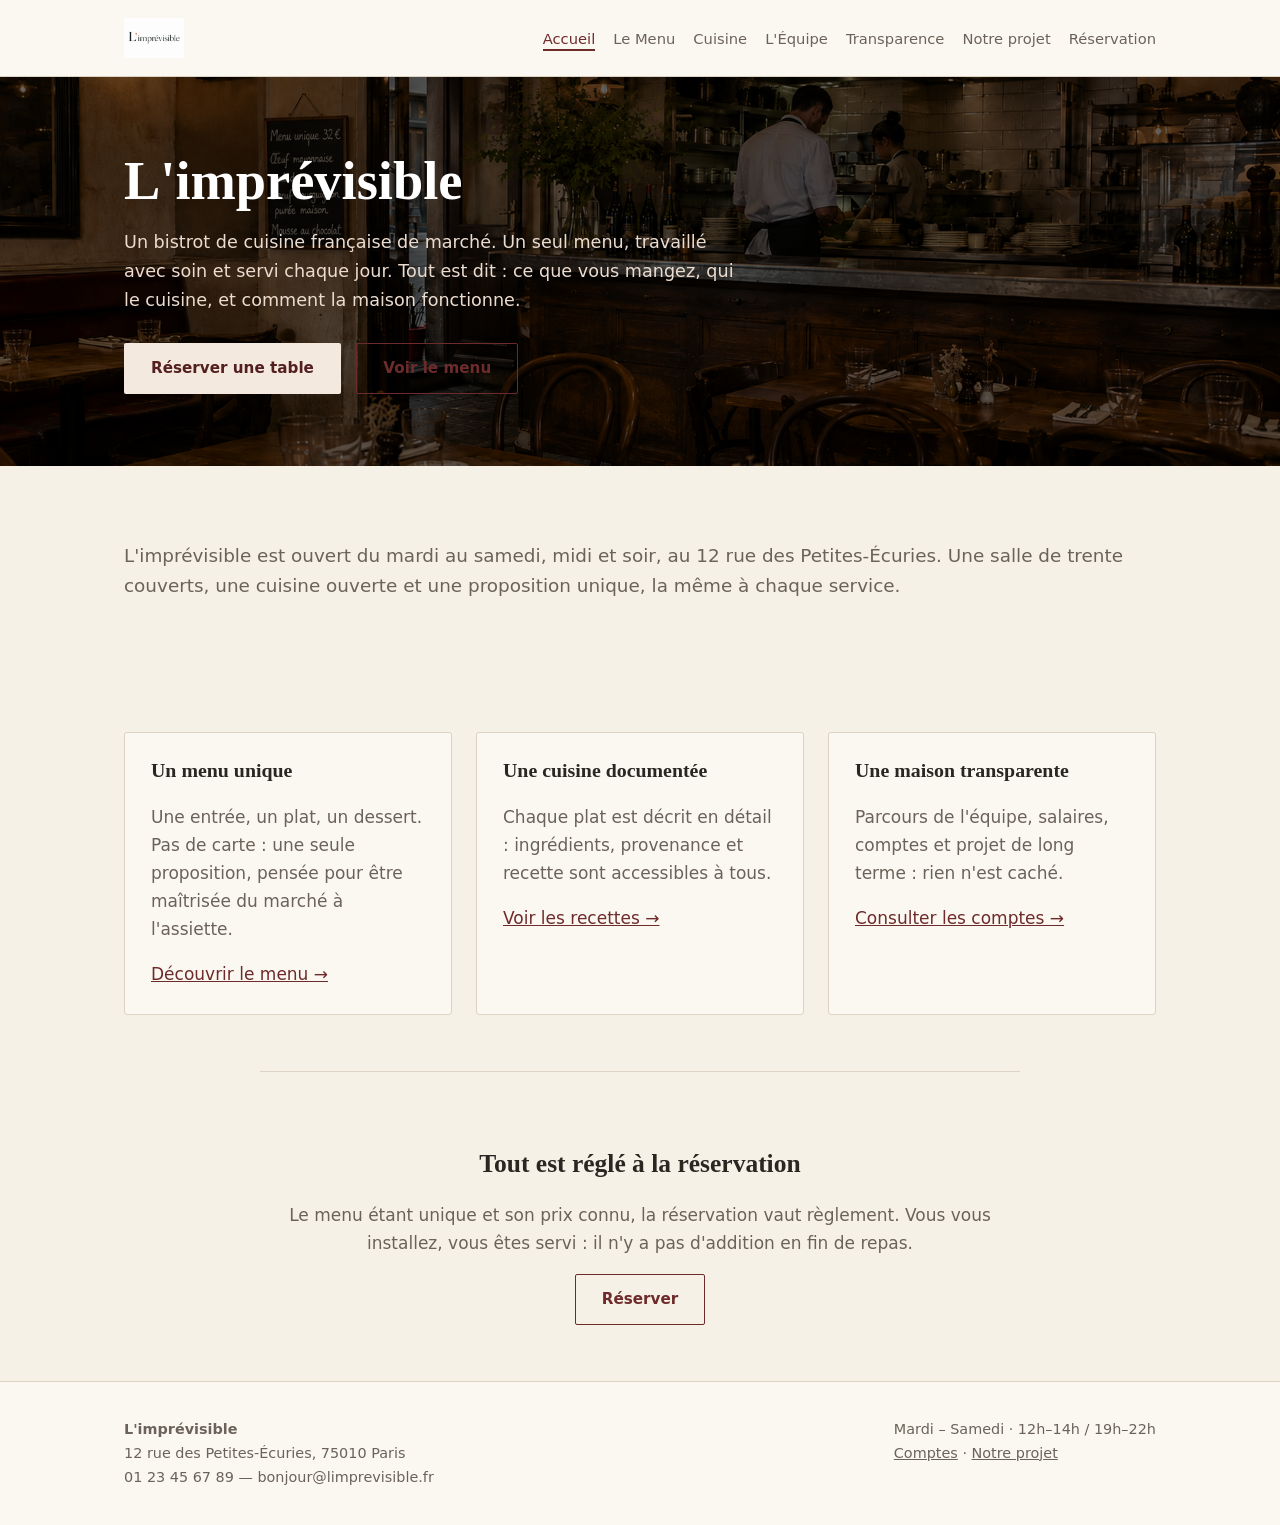
<file: index.html>
<!DOCTYPE html>
<html lang="fr">
<head>
  <meta charset="UTF-8" />
  <meta name="viewport" content="width=device-width, initial-scale=1.0" />
  <title>L'imprévisible — Restaurant de cuisine française</title>
  <meta name="description" content="L'imprévisible, restaurant de cuisine française de marché. Un menu unique, une cuisine documentée et une gestion transparente." />
  <link rel="icon" type="image/png" href="assets/favicon.png" />
  <link rel="stylesheet" href="styles.css" />
</head>
<body>
  <header class="site-header">
    <div class="site-header__inner">
      <a class="brand" href="index.html">
        <img src="assets/logo.png" alt="L'imprévisible" class="brand__logo" />
      </a>
      <nav>
        <ul class="nav">
          <li><a href="index.html" aria-current="page">Accueil</a></li>
          <li><a href="menu.html">Le Menu</a></li>
          <li><a href="cuisine.html">Cuisine</a></li>
          <li><a href="equipe.html">L'Équipe</a></li>
          <li><a href="transparence.html">Transparence</a></li>
          <li><a href="projet.html">Notre projet</a></li>
          <li><a href="reservation.html">Réservation</a></li>
        </ul>
      </nav>
    </div>
  </header>

  <section class="hero">
    <div class="hero__inner">
      <h1>L'imprévisible</h1>
      <p>
        Un bistrot de cuisine française de marché. Un seul menu, travaillé avec soin
        et servi chaque jour. Tout est dit : ce que vous mangez, qui le cuisine,
        et comment la maison fonctionne.
      </p>
      <a class="btn" href="reservation.html">Réserver une table</a>
      <a class="btn btn--ghost" href="menu.html" style="margin-left:10px;">Voir le menu</a>
    </div>
  </section>

  <main>
    <section class="wrap">
      <p class="lead">
        L'imprévisible est ouvert du mardi au samedi, midi et soir, au 12 rue des
        Petites-Écuries. Une salle de trente couverts, une cuisine ouverte et une
        proposition unique, la même à chaque service.
      </p>
    </section>

    <section class="wrap section">
      <div class="grid grid--3">
        <article class="card">
          <h3>Un menu unique</h3>
          <p class="muted">
            Une entrée, un plat, un dessert. Pas de carte : une seule proposition,
            pensée pour être maîtrisée du marché à l'assiette.
          </p>
          <a href="menu.html">Découvrir le menu →</a>
        </article>
        <article class="card">
          <h3>Une cuisine documentée</h3>
          <p class="muted">
            Chaque plat est décrit en détail : ingrédients, provenance et recette
            sont accessibles à tous.
          </p>
          <a href="cuisine.html">Voir les recettes →</a>
        </article>
        <article class="card">
          <h3>Une maison transparente</h3>
          <p class="muted">
            Parcours de l'équipe, salaires, comptes et projet de long terme :
            rien n'est caché.
          </p>
          <a href="transparence.html">Consulter les comptes →</a>
        </article>
      </div>
    </section>

    <section class="wrap wrap--narrow section center">
      <h2>Tout est réglé à la réservation</h2>
      <p class="muted">
        Le menu étant unique et son prix connu, la réservation vaut règlement.
        Vous vous installez, vous êtes servi : il n'y a pas d'addition en fin de repas.
      </p>
      <a class="btn btn--ghost" href="reservation.html">Réserver</a>
    </section>
  </main>

  <footer class="site-footer">
    <div class="site-footer__inner">
      <div>
        <strong>L'imprévisible</strong><br />
        12 rue des Petites-Écuries, 75010 Paris<br />
        01 23 45 67 89 — bonjour@limprevisible.fr
      </div>
      <div>
        Mardi – Samedi · 12h–14h / 19h–22h<br />
        <a href="transparence.html">Comptes</a> · <a href="projet.html">Notre projet</a>
      </div>
    </div>
  </footer>
</body>
</html>
</file>
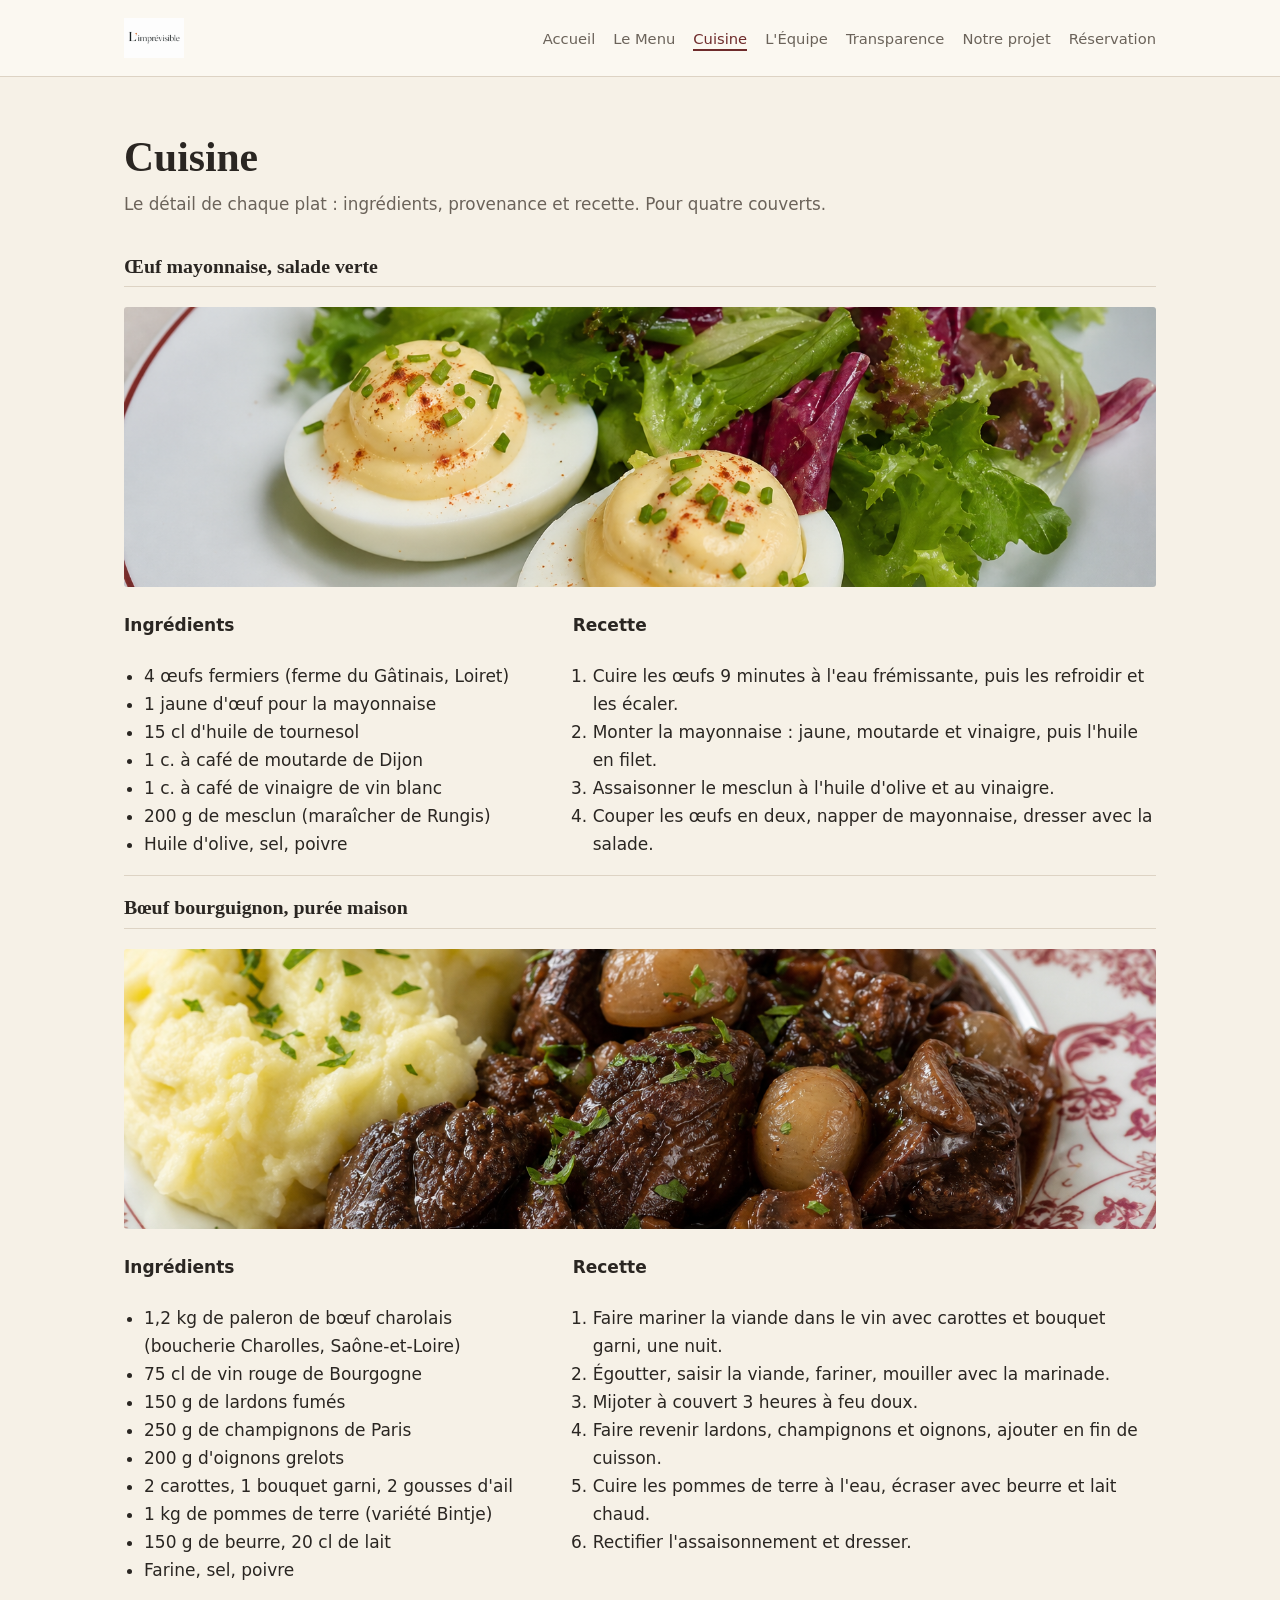
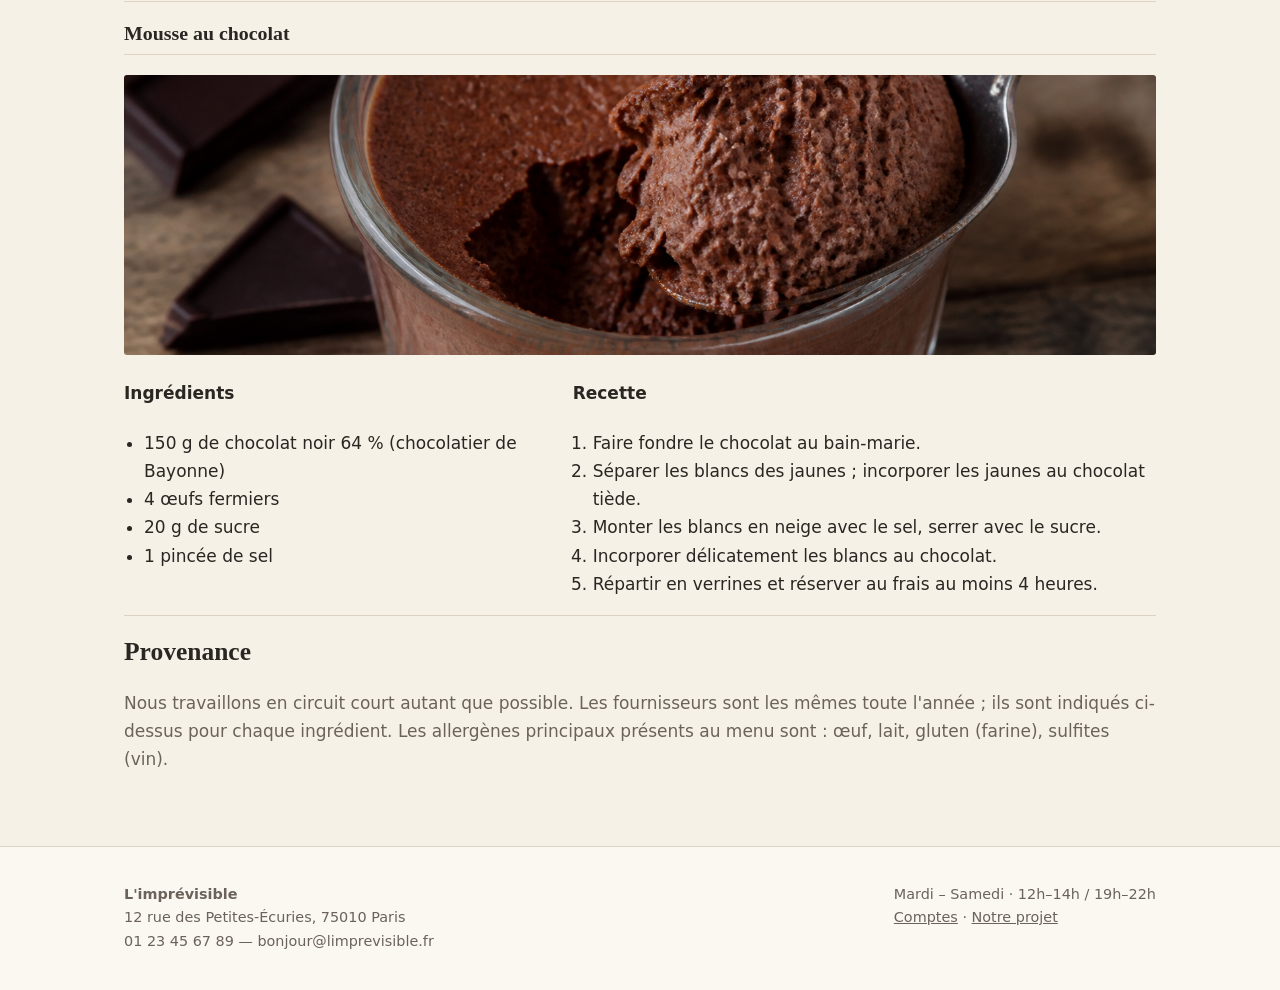
<file: cuisine.html>
<!DOCTYPE html>
<html lang="fr">
<head>
  <meta charset="UTF-8" />
  <meta name="viewport" content="width=device-width, initial-scale=1.0" />
  <title>Cuisine — L'imprévisible</title>
  <meta name="description" content="Ingrédients, provenance et recettes détaillées des plats de L'imprévisible." />
  <link rel="icon" type="image/png" href="assets/favicon.png" />
  <link rel="stylesheet" href="styles.css" />
</head>
<body>
  <header class="site-header">
    <div class="site-header__inner">
      <a class="brand" href="index.html">
        <img src="assets/logo.png" alt="L'imprévisible" class="brand__logo" />
      </a>
      <nav>
        <ul class="nav">
          <li><a href="index.html">Accueil</a></li>
          <li><a href="menu.html">Le Menu</a></li>
          <li><a href="cuisine.html" aria-current="page">Cuisine</a></li>
          <li><a href="equipe.html">L'Équipe</a></li>
          <li><a href="transparence.html">Transparence</a></li>
          <li><a href="projet.html">Notre projet</a></li>
          <li><a href="reservation.html">Réservation</a></li>
        </ul>
      </nav>
    </div>
  </header>

  <main class="wrap">
    <h1 class="page-title">Cuisine</h1>
    <p class="page-subtitle">
      Le détail de chaque plat : ingrédients, provenance et recette. Pour quatre couverts.
    </p>

    <article class="recipe section" style="padding-top:0;">
      <h3>Œuf mayonnaise, salade verte</h3>
      <img src="assets/dish-starter.png" alt="Œuf mayonnaise" class="recipe-img" />
      <div class="recipe__cols">
        <div>
          <h4 class="mt-0">Ingrédients</h4>
          <ul>
            <li>4 œufs fermiers (ferme du Gâtinais, Loiret)</li>
            <li>1 jaune d'œuf pour la mayonnaise</li>
            <li>15 cl d'huile de tournesol</li>
            <li>1 c. à café de moutarde de Dijon</li>
            <li>1 c. à café de vinaigre de vin blanc</li>
            <li>200 g de mesclun (maraîcher de Rungis)</li>
            <li>Huile d'olive, sel, poivre</li>
          </ul>
        </div>
        <div>
          <h4 class="mt-0">Recette</h4>
          <ol>
            <li>Cuire les œufs 9 minutes à l'eau frémissante, puis les refroidir et les écaler.</li>
            <li>Monter la mayonnaise : jaune, moutarde et vinaigre, puis l'huile en filet.</li>
            <li>Assaisonner le mesclun à l'huile d'olive et au vinaigre.</li>
            <li>Couper les œufs en deux, napper de mayonnaise, dresser avec la salade.</li>
          </ol>
        </div>
      </div>
    </article>

    <article class="recipe section">
      <h3>Bœuf bourguignon, purée maison</h3>
      <img src="assets/dish-main.png" alt="Bœuf bourguignon" class="recipe-img" />
      <div class="recipe__cols">
        <div>
          <h4 class="mt-0">Ingrédients</h4>
          <ul>
            <li>1,2 kg de paleron de bœuf charolais (boucherie Charolles, Saône-et-Loire)</li>
            <li>75 cl de vin rouge de Bourgogne</li>
            <li>150 g de lardons fumés</li>
            <li>250 g de champignons de Paris</li>
            <li>200 g d'oignons grelots</li>
            <li>2 carottes, 1 bouquet garni, 2 gousses d'ail</li>
            <li>1 kg de pommes de terre (variété Bintje)</li>
            <li>150 g de beurre, 20 cl de lait</li>
            <li>Farine, sel, poivre</li>
          </ul>
        </div>
        <div>
          <h4 class="mt-0">Recette</h4>
          <ol>
            <li>Faire mariner la viande dans le vin avec carottes et bouquet garni, une nuit.</li>
            <li>Égoutter, saisir la viande, fariner, mouiller avec la marinade.</li>
            <li>Mijoter à couvert 3 heures à feu doux.</li>
            <li>Faire revenir lardons, champignons et oignons, ajouter en fin de cuisson.</li>
            <li>Cuire les pommes de terre à l'eau, écraser avec beurre et lait chaud.</li>
            <li>Rectifier l'assaisonnement et dresser.</li>
          </ol>
        </div>
      </div>
    </article>

    <article class="recipe section">
      <h3>Mousse au chocolat</h3>
      <img src="assets/dish-dessert.png" alt="Mousse au chocolat" class="recipe-img" />
      <div class="recipe__cols">
        <div>
          <h4 class="mt-0">Ingrédients</h4>
          <ul>
            <li>150 g de chocolat noir 64 % (chocolatier de Bayonne)</li>
            <li>4 œufs fermiers</li>
            <li>20 g de sucre</li>
            <li>1 pincée de sel</li>
          </ul>
        </div>
        <div>
          <h4 class="mt-0">Recette</h4>
          <ol>
            <li>Faire fondre le chocolat au bain-marie.</li>
            <li>Séparer les blancs des jaunes ; incorporer les jaunes au chocolat tiède.</li>
            <li>Monter les blancs en neige avec le sel, serrer avec le sucre.</li>
            <li>Incorporer délicatement les blancs au chocolat.</li>
            <li>Répartir en verrines et réserver au frais au moins 4 heures.</li>
          </ol>
        </div>
      </div>
    </article>

    <section class="section">
      <h2>Provenance</h2>
      <p class="muted">
        Nous travaillons en circuit court autant que possible. Les fournisseurs sont
        les mêmes toute l'année ; ils sont indiqués ci-dessus pour chaque ingrédient.
        Les allergènes principaux présents au menu sont : œuf, lait, gluten (farine),
        sulfites (vin).
      </p>
    </section>
  </main>

  <footer class="site-footer">
    <div class="site-footer__inner">
      <div>
        <strong>L'imprévisible</strong><br />
        12 rue des Petites-Écuries, 75010 Paris<br />
        01 23 45 67 89 — bonjour@limprevisible.fr
      </div>
      <div>
        Mardi – Samedi · 12h–14h / 19h–22h<br />
        <a href="transparence.html">Comptes</a> · <a href="projet.html">Notre projet</a>
      </div>
    </div>
  </footer>
</body>
</html>
</file>
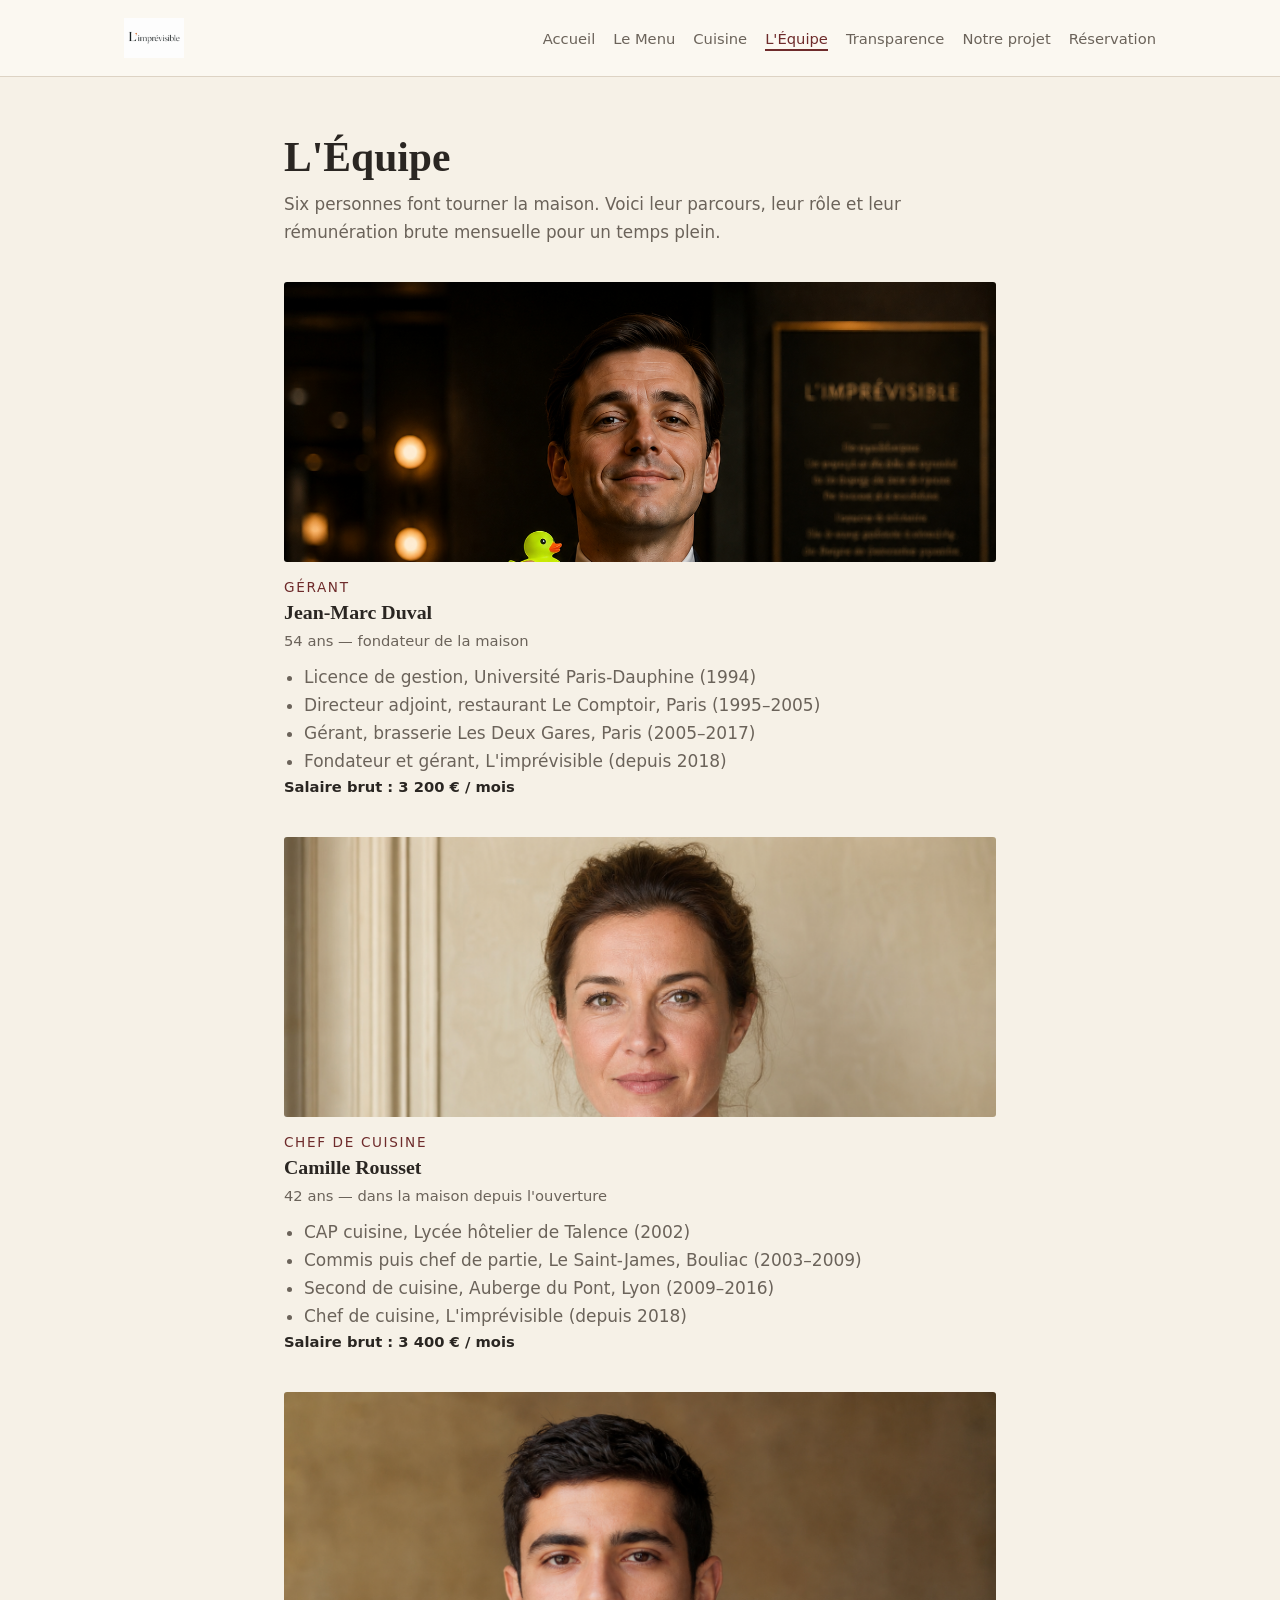
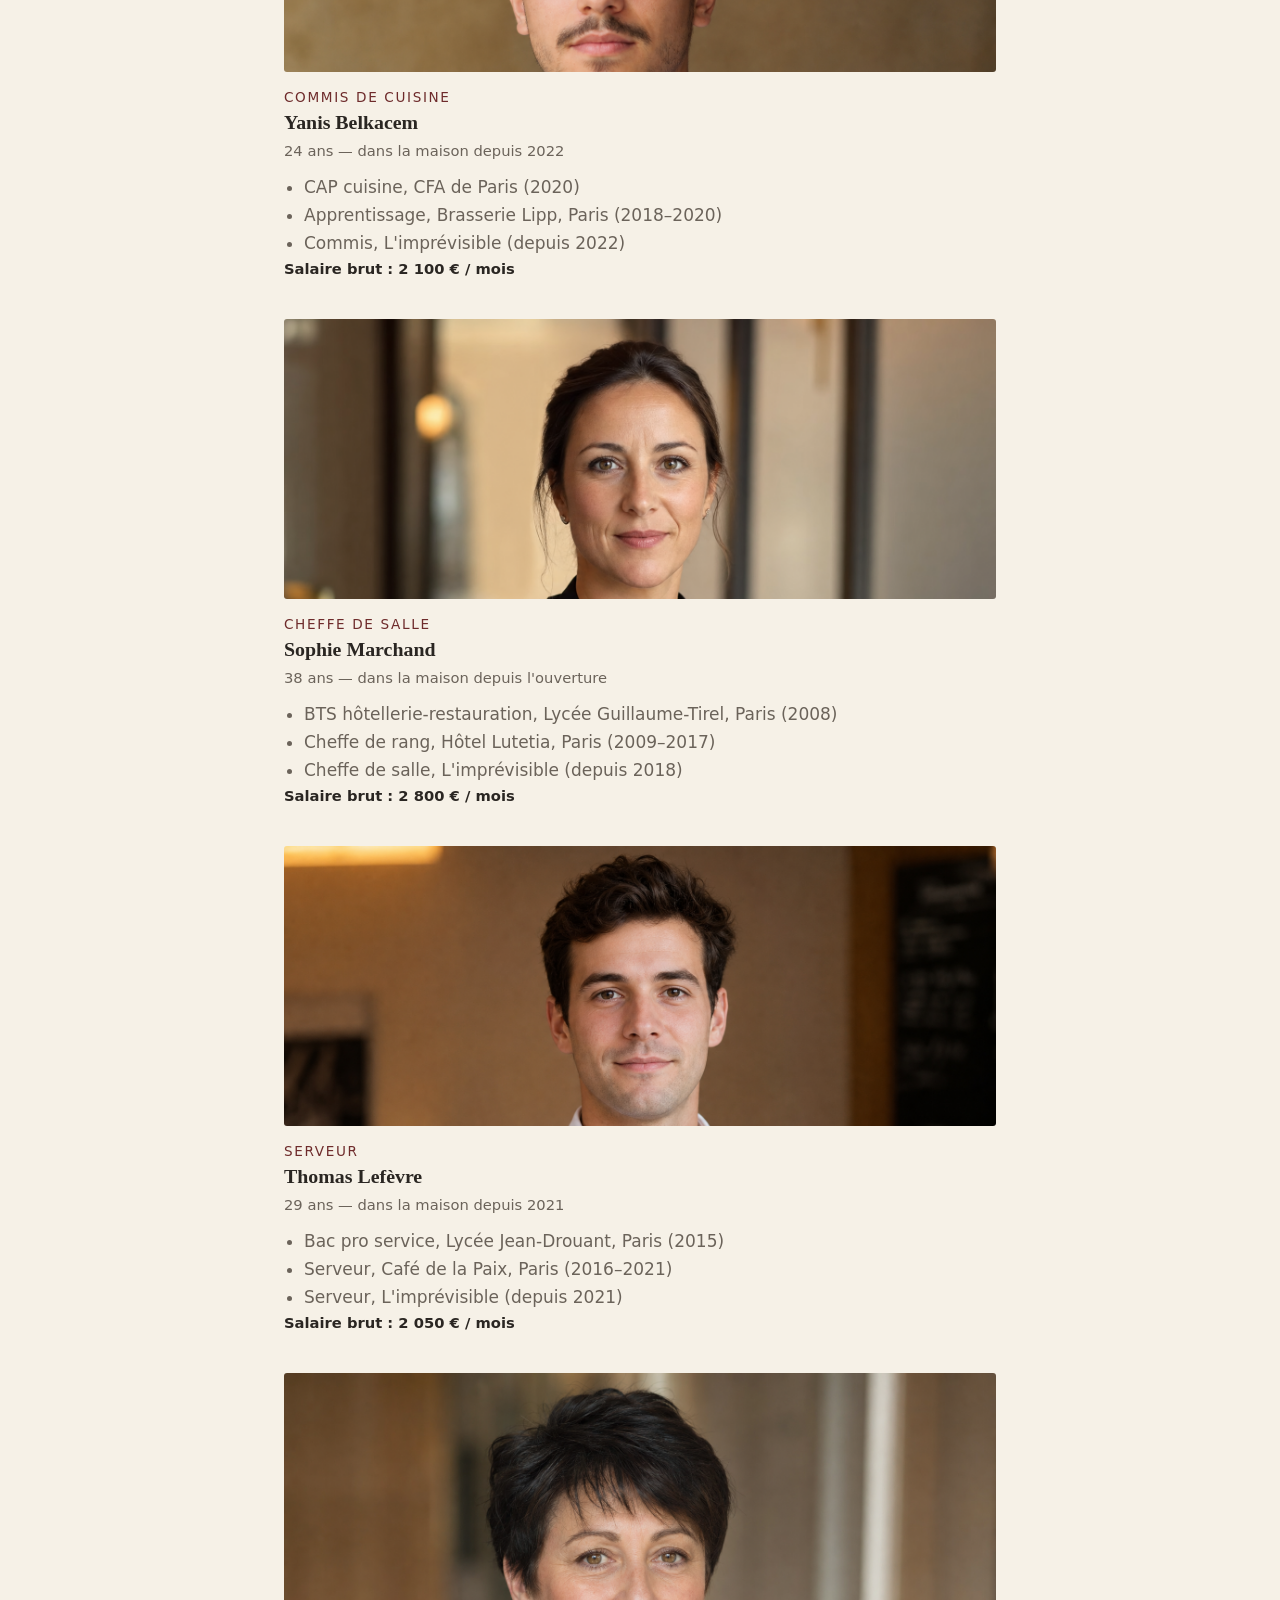
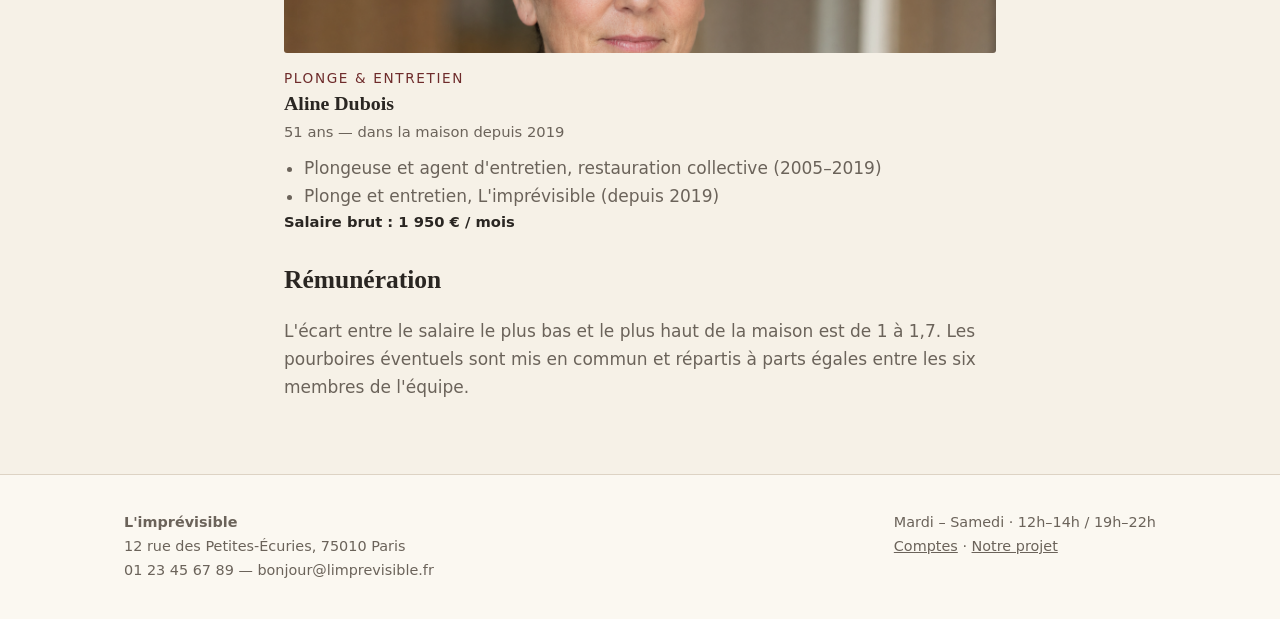
<file: equipe.html>
<!DOCTYPE html>
<html lang="fr">
<head>
  <meta charset="UTF-8" />
  <meta name="viewport" content="width=device-width, initial-scale=1.0" />
  <title>L'Équipe — L'imprévisible</title>
  <meta name="description" content="Le parcours, le rôle et la rémunération de chaque membre de l'équipe de L'imprévisible." />
  <link rel="icon" type="image/png" href="assets/favicon.png" />
  <link rel="stylesheet" href="styles.css" />
</head>
<body>
  <header class="site-header">
    <div class="site-header__inner">
      <a class="brand" href="index.html">
        <img src="assets/logo.png" alt="L'imprévisible" class="brand__logo" />
      </a>
      <nav>
        <ul class="nav">
          <li><a href="index.html">Accueil</a></li>
          <li><a href="menu.html">Le Menu</a></li>
          <li><a href="cuisine.html">Cuisine</a></li>
          <li><a href="equipe.html" aria-current="page">L'Équipe</a></li>
          <li><a href="transparence.html">Transparence</a></li>
          <li><a href="projet.html">Notre projet</a></li>
          <li><a href="reservation.html">Réservation</a></li>
        </ul>
      </nav>
    </div>
  </header>

  <main class="wrap wrap--narrow">
    <h1 class="page-title">L'Équipe</h1>
    <p class="page-subtitle">
      Six personnes font tourner la maison. Voici leur parcours, leur rôle et leur
      rémunération brute mensuelle pour un temps plein.
    </p>

    <div class="staff">
      <article>
        <img src="assets/staff-patron.png" alt="Jean-Marc Duval" class="staff__portrait" />
        <p class="staff__role">Gérant</p>
        <h3>Jean-Marc Duval</h3>
        <p class="staff__meta">54 ans — fondateur de la maison</p>
        <ul>
          <li>Licence de gestion, Université Paris-Dauphine (1994)</li>
          <li>Directeur adjoint, restaurant Le Comptoir, Paris (1995–2005)</li>
          <li>Gérant, brasserie Les Deux Gares, Paris (2005–2017)</li>
          <li>Fondateur et gérant, L'imprévisible (depuis 2018)</li>
        </ul>
        <p class="staff__meta"><span class="salary">Salaire brut : 3 200 € / mois</span></p>
      </article>

      <article>
        <img src="assets/staff-camille.png" alt="Camille Rousset" class="staff__portrait" />
        <p class="staff__role">Chef de cuisine</p>
        <h3>Camille Rousset</h3>
        <p class="staff__meta">42 ans — dans la maison depuis l'ouverture</p>
        <ul>
          <li>CAP cuisine, Lycée hôtelier de Talence (2002)</li>
          <li>Commis puis chef de partie, Le Saint-James, Bouliac (2003–2009)</li>
          <li>Second de cuisine, Auberge du Pont, Lyon (2009–2016)</li>
          <li>Chef de cuisine, L'imprévisible (depuis 2018)</li>
        </ul>
        <p class="staff__meta"><span class="salary">Salaire brut : 3 400 € / mois</span></p>
      </article>

      <article>
        <img src="assets/staff-yanis.png" alt="Yanis Belkacem" class="staff__portrait" />
        <p class="staff__role">Commis de cuisine</p>
        <h3>Yanis Belkacem</h3>
        <p class="staff__meta">24 ans — dans la maison depuis 2022</p>
        <ul>
          <li>CAP cuisine, CFA de Paris (2020)</li>
          <li>Apprentissage, Brasserie Lipp, Paris (2018–2020)</li>
          <li>Commis, L'imprévisible (depuis 2022)</li>
        </ul>
        <p class="staff__meta"><span class="salary">Salaire brut : 2 100 € / mois</span></p>
      </article>

      <article>
        <img src="assets/staff-sophie.png" alt="Sophie Marchand" class="staff__portrait" />
        <p class="staff__role">Cheffe de salle</p>
        <h3>Sophie Marchand</h3>
        <p class="staff__meta">38 ans — dans la maison depuis l'ouverture</p>
        <ul>
          <li>BTS hôtellerie-restauration, Lycée Guillaume-Tirel, Paris (2008)</li>
          <li>Cheffe de rang, Hôtel Lutetia, Paris (2009–2017)</li>
          <li>Cheffe de salle, L'imprévisible (depuis 2018)</li>
        </ul>
        <p class="staff__meta"><span class="salary">Salaire brut : 2 800 € / mois</span></p>
      </article>

      <article>
        <img src="assets/staff-thomas.png" alt="Thomas Lefèvre" class="staff__portrait" />
        <p class="staff__role">Serveur</p>
        <h3>Thomas Lefèvre</h3>
        <p class="staff__meta">29 ans — dans la maison depuis 2021</p>
        <ul>
          <li>Bac pro service, Lycée Jean-Drouant, Paris (2015)</li>
          <li>Serveur, Café de la Paix, Paris (2016–2021)</li>
          <li>Serveur, L'imprévisible (depuis 2021)</li>
        </ul>
        <p class="staff__meta"><span class="salary">Salaire brut : 2 050 € / mois</span></p>
      </article>

      <article>
        <img src="assets/staff-aline.png" alt="Aline Dubois" class="staff__portrait" />
        <p class="staff__role">Plonge & entretien</p>
        <h3>Aline Dubois</h3>
        <p class="staff__meta">51 ans — dans la maison depuis 2019</p>
        <ul>
          <li>Plongeuse et agent d'entretien, restauration collective (2005–2019)</li>
          <li>Plonge et entretien, L'imprévisible (depuis 2019)</li>
        </ul>
        <p class="staff__meta"><span class="salary">Salaire brut : 1 950 € / mois</span></p>
      </article>
    </div>

    <section class="section">
      <h2>Rémunération</h2>
      <p class="muted">
        L'écart entre le salaire le plus bas et le plus haut de la maison est de 1 à 1,7.
        Les pourboires éventuels sont mis en commun et répartis à parts égales entre
        les six membres de l'équipe.
      </p>
    </section>
  </main>

  <footer class="site-footer">
    <div class="site-footer__inner">
      <div>
        <strong>L'imprévisible</strong><br />
        12 rue des Petites-Écuries, 75010 Paris<br />
        01 23 45 67 89 — bonjour@limprevisible.fr
      </div>
      <div>
        Mardi – Samedi · 12h–14h / 19h–22h<br />
        <a href="transparence.html">Comptes</a> · <a href="projet.html">Notre projet</a>
      </div>
    </div>
  </footer>
</body>
</html>
</file>
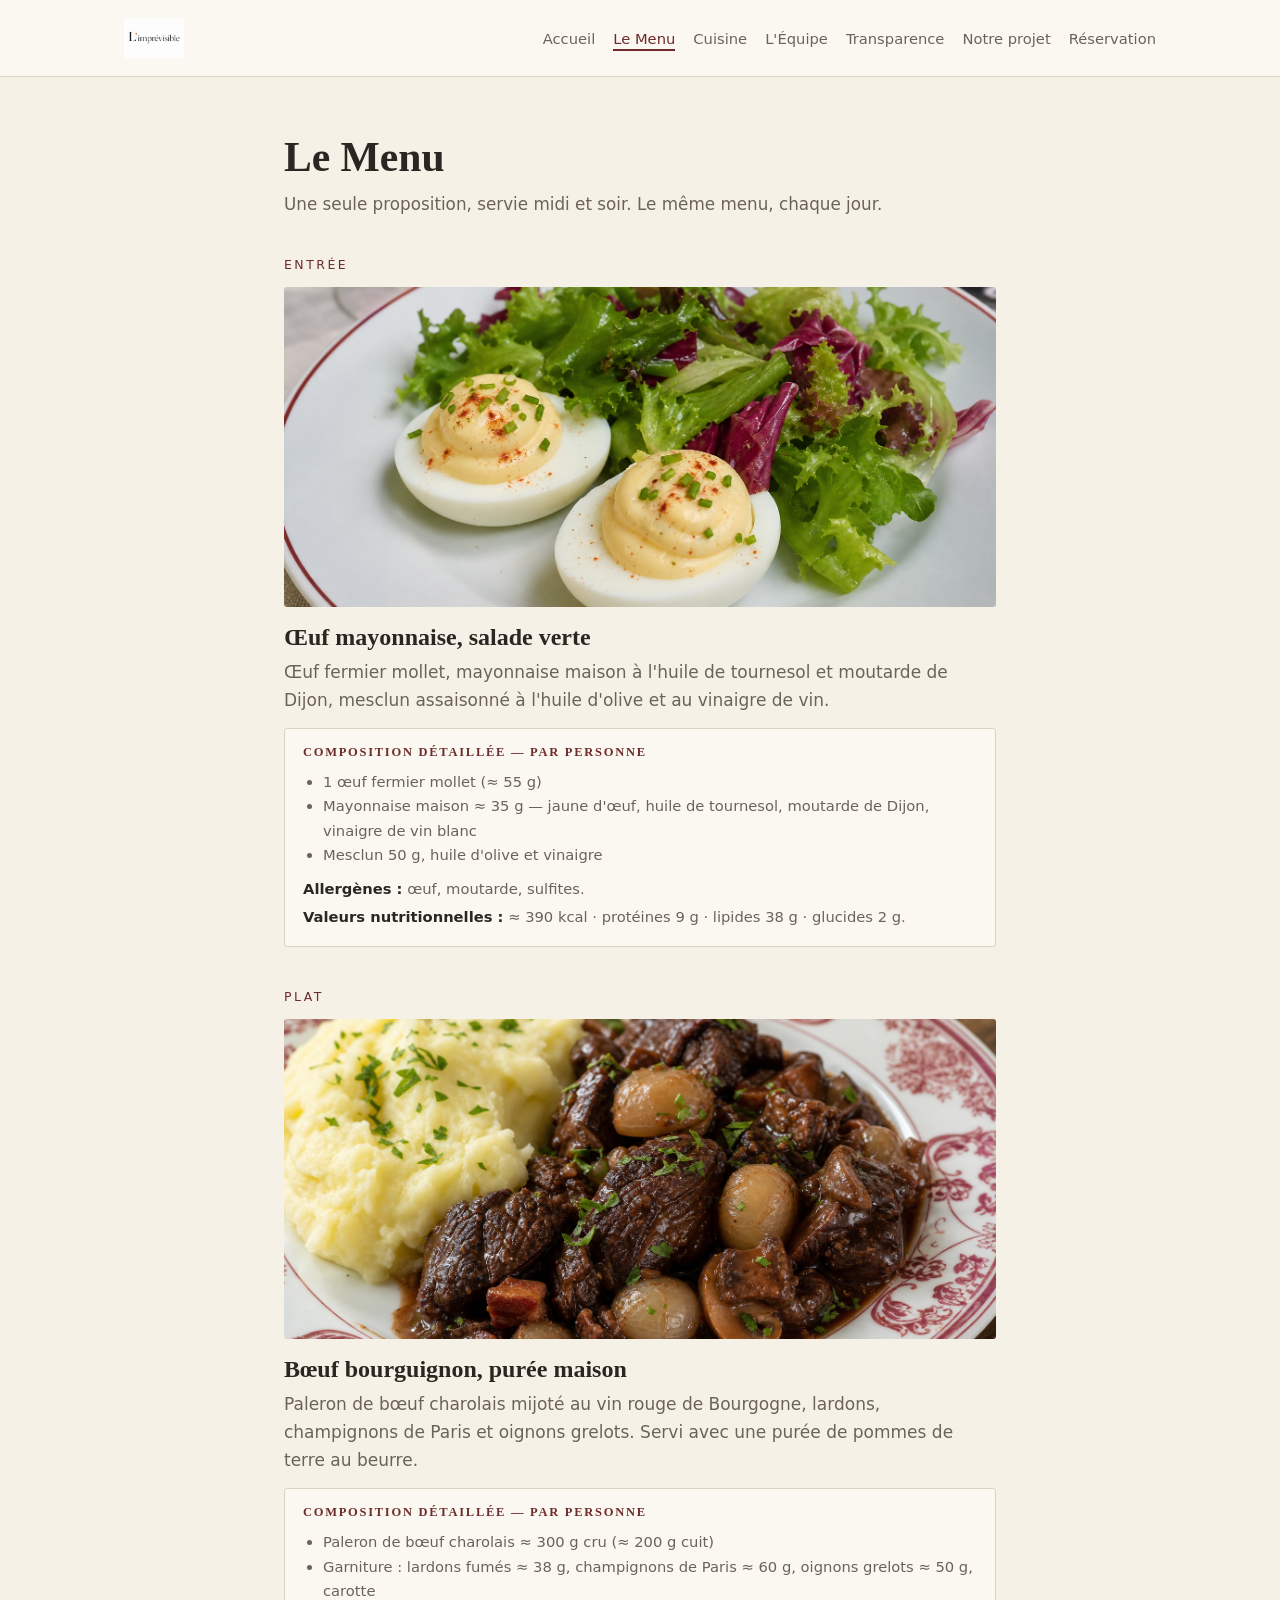
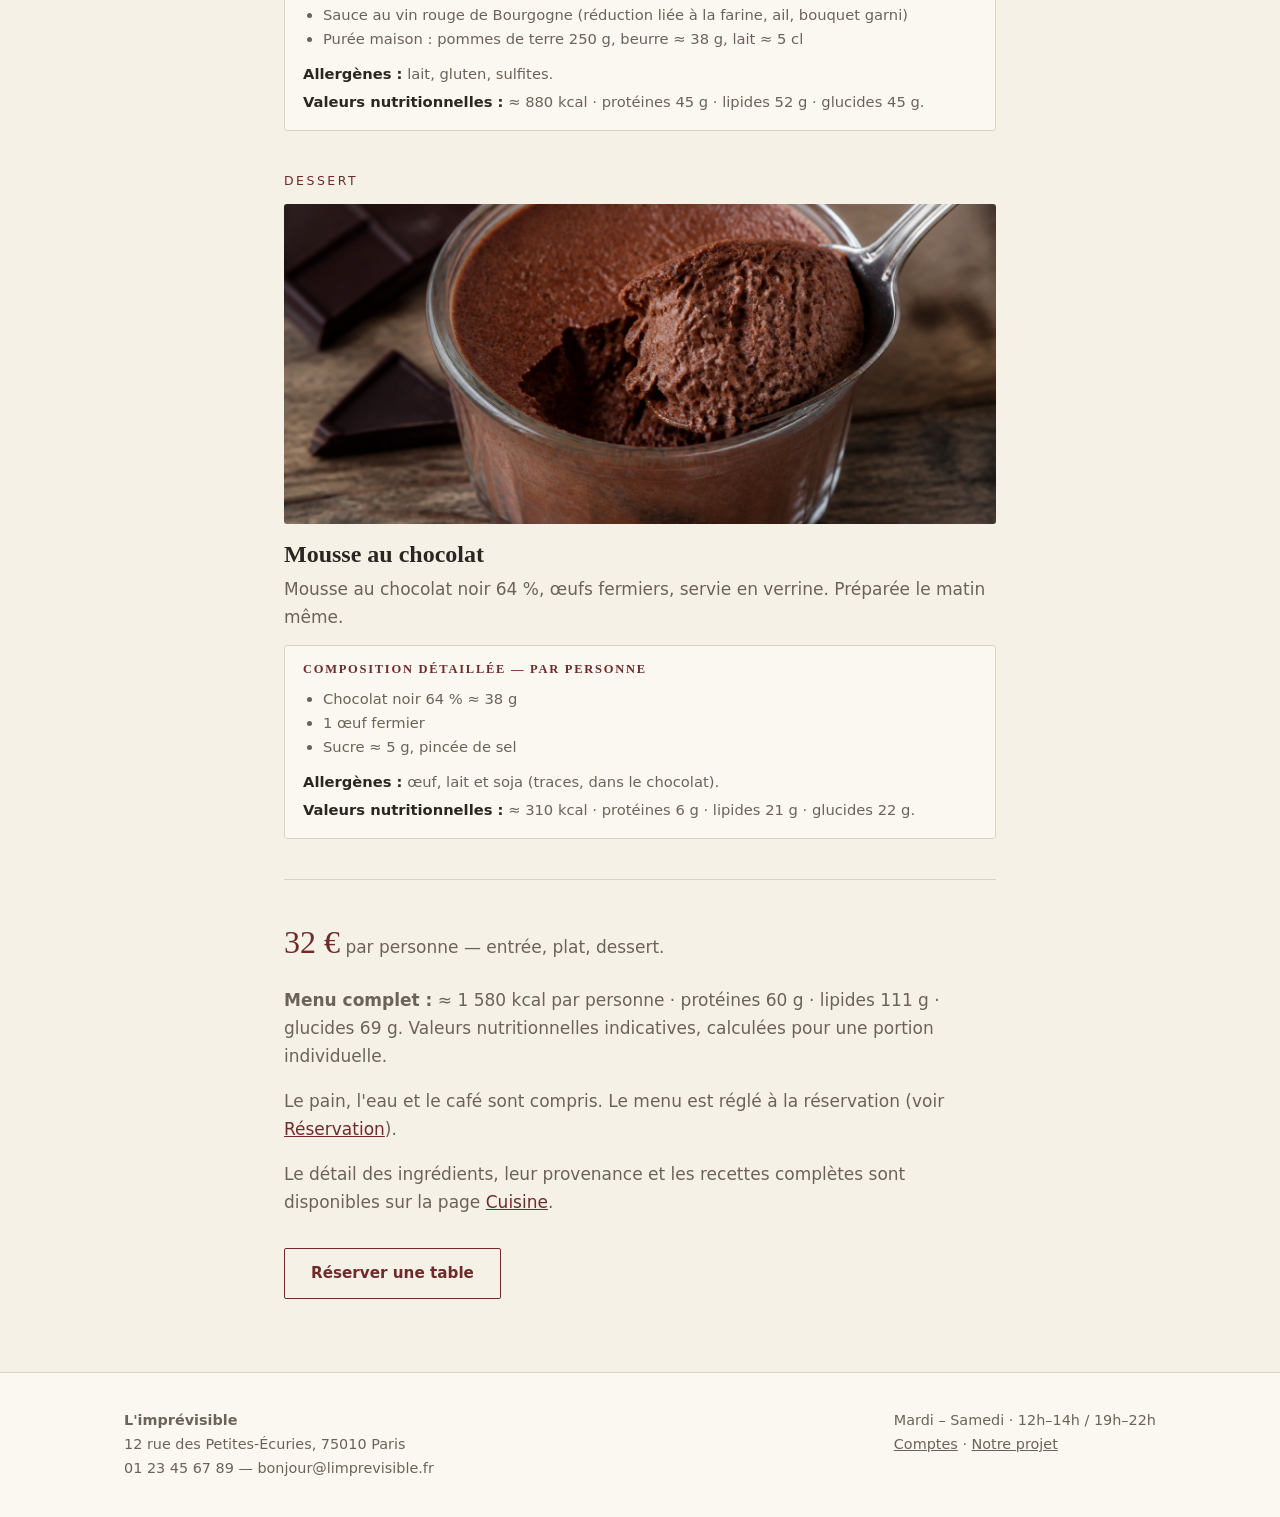
<file: menu.html>
<!DOCTYPE html>
<html lang="fr">
<head>
  <meta charset="UTF-8" />
  <meta name="viewport" content="width=device-width, initial-scale=1.0" />
  <title>Le Menu — L'imprévisible</title>
  <meta name="description" content="Le menu unique de L'imprévisible : entrée, plat, dessert. Prix unique, réglé à la réservation." />
  <link rel="icon" type="image/png" href="assets/favicon.png" />
  <link rel="stylesheet" href="styles.css" />
</head>
<body>
  <header class="site-header">
    <div class="site-header__inner">
      <a class="brand" href="index.html">
        <img src="assets/logo.png" alt="L'imprévisible" class="brand__logo" />
      </a>
      <nav>
        <ul class="nav">
          <li><a href="index.html">Accueil</a></li>
          <li><a href="menu.html" aria-current="page">Le Menu</a></li>
          <li><a href="cuisine.html">Cuisine</a></li>
          <li><a href="equipe.html">L'Équipe</a></li>
          <li><a href="transparence.html">Transparence</a></li>
          <li><a href="projet.html">Notre projet</a></li>
          <li><a href="reservation.html">Réservation</a></li>
        </ul>
      </nav>
    </div>
  </header>

  <main class="wrap wrap--narrow">
    <h1 class="page-title">Le Menu</h1>
    <p class="page-subtitle">
      Une seule proposition, servie midi et soir. Le même menu, chaque jour.
    </p>

    <div class="menu-course">
      <p class="menu-course__label">Entrée</p>
      <img src="assets/dish-starter.png" alt="Œuf mayonnaise" class="course-img" />
      <h2 class="menu-course__name">Œuf mayonnaise, salade verte</h2>
      <p class="menu-course__desc">
        Œuf fermier mollet, mayonnaise maison à l'huile de tournesol et moutarde de
        Dijon, mesclun assaisonné à l'huile d'olive et au vinaigre de vin.
      </p>
      <div class="composition">
        <h3 class="composition__title">Composition détaillée — par personne</h3>
        <ul class="composition__list">
          <li>1 œuf fermier mollet (≈ 55 g)</li>
          <li>Mayonnaise maison ≈ 35 g — jaune d'œuf, huile de tournesol, moutarde de Dijon, vinaigre de vin blanc</li>
          <li>Mesclun 50 g, huile d'olive et vinaigre</li>
        </ul>
        <p class="composition__meta"><strong>Allergènes :</strong> œuf, moutarde, sulfites.</p>
        <p class="composition__meta"><strong>Valeurs nutritionnelles :</strong> ≈ 390 kcal · protéines 9 g · lipides 38 g · glucides 2 g.</p>
      </div>
    </div>

    <div class="menu-course">
      <p class="menu-course__label">Plat</p>
      <img src="assets/dish-main.png" alt="Bœuf bourguignon" class="course-img" />
      <h2 class="menu-course__name">Bœuf bourguignon, purée maison</h2>
      <p class="menu-course__desc">
        Paleron de bœuf charolais mijoté au vin rouge de Bourgogne, lardons, champignons
        de Paris et oignons grelots. Servi avec une purée de pommes de terre au beurre.
      </p>
      <div class="composition">
        <h3 class="composition__title">Composition détaillée — par personne</h3>
        <ul class="composition__list">
          <li>Paleron de bœuf charolais ≈ 300 g cru (≈ 200 g cuit)</li>
          <li>Garniture : lardons fumés ≈ 38 g, champignons de Paris ≈ 60 g, oignons grelots ≈ 50 g, carotte</li>
          <li>Sauce au vin rouge de Bourgogne (réduction liée à la farine, ail, bouquet garni)</li>
          <li>Purée maison : pommes de terre 250 g, beurre ≈ 38 g, lait ≈ 5 cl</li>
        </ul>
        <p class="composition__meta"><strong>Allergènes :</strong> lait, gluten, sulfites.</p>
        <p class="composition__meta"><strong>Valeurs nutritionnelles :</strong> ≈ 880 kcal · protéines 45 g · lipides 52 g · glucides 45 g.</p>
      </div>
    </div>

    <div class="menu-course">
      <p class="menu-course__label">Dessert</p>
      <img src="assets/dish-dessert.png" alt="Mousse au chocolat" class="course-img" />
      <h2 class="menu-course__name">Mousse au chocolat</h2>
      <p class="menu-course__desc">
        Mousse au chocolat noir 64 %, œufs fermiers, servie en verrine. Préparée le
        matin même.
      </p>
      <div class="composition">
        <h3 class="composition__title">Composition détaillée — par personne</h3>
        <ul class="composition__list">
          <li>Chocolat noir 64 % ≈ 38 g</li>
          <li>1 œuf fermier</li>
          <li>Sucre ≈ 5 g, pincée de sel</li>
        </ul>
        <p class="composition__meta"><strong>Allergènes :</strong> œuf, lait et soja (traces, dans le chocolat).</p>
        <p class="composition__meta"><strong>Valeurs nutritionnelles :</strong> ≈ 310 kcal · protéines 6 g · lipides 21 g · glucides 22 g.</p>
      </div>
    </div>

    <hr style="border:none;border-top:1px solid var(--line);margin:36px 0;" />

    <p>
      <span class="price-tag">32 €</span>
      <span class="muted"> par personne — entrée, plat, dessert.</span>
    </p>
    <p class="muted">
      <strong>Menu complet :</strong> ≈ 1 580 kcal par personne · protéines 60 g ·
      lipides 111 g · glucides 69 g. Valeurs nutritionnelles indicatives, calculées
      pour une portion individuelle.
    </p>
    <p class="muted">
      Le pain, l'eau et le café sont compris. Le menu est réglé à la réservation
      (voir <a href="reservation.html">Réservation</a>).
    </p>
    <p class="muted">
      Le détail des ingrédients, leur provenance et les recettes complètes sont
      disponibles sur la page <a href="cuisine.html">Cuisine</a>.
    </p>

    <p style="margin-top:32px;">
      <a class="btn btn--ghost" href="reservation.html">Réserver une table</a>
    </p>
  </main>

  <footer class="site-footer">
    <div class="site-footer__inner">
      <div>
        <strong>L'imprévisible</strong><br />
        12 rue des Petites-Écuries, 75010 Paris<br />
        01 23 45 67 89 — bonjour@limprevisible.fr
      </div>
      <div>
        Mardi – Samedi · 12h–14h / 19h–22h<br />
        <a href="transparence.html">Comptes</a> · <a href="projet.html">Notre projet</a>
      </div>
    </div>
  </footer>
</body>
</html>
</file>
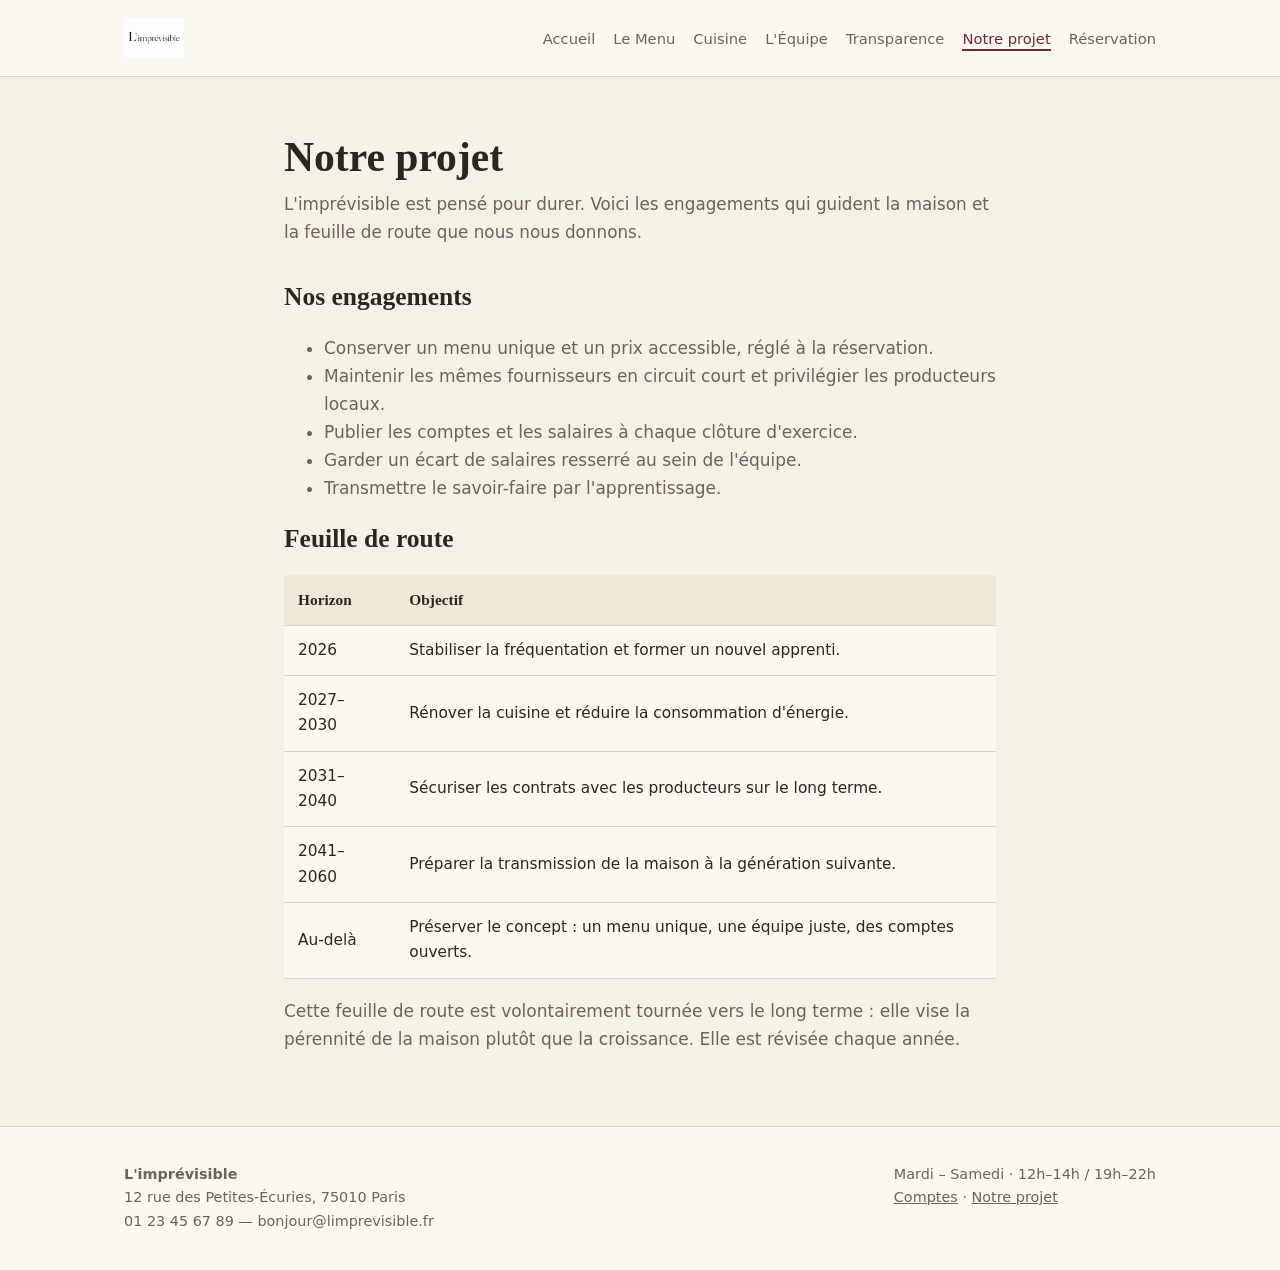
<file: projet.html>
<!DOCTYPE html>
<html lang="fr">
<head>
  <meta charset="UTF-8" />
  <meta name="viewport" content="width=device-width, initial-scale=1.0" />
  <title>Notre projet — L'imprévisible</title>
  <meta name="description" content="Le projet de long terme de L'imprévisible : engagements, transmission et feuille de route." />
  <link rel="icon" type="image/png" href="assets/favicon.png" />
  <link rel="stylesheet" href="styles.css" />
</head>
<body>
  <header class="site-header">
    <div class="site-header__inner">
      <a class="brand" href="index.html">
        <img src="assets/logo.png" alt="L'imprévisible" class="brand__logo" />
      </a>
      <nav>
        <ul class="nav">
          <li><a href="index.html">Accueil</a></li>
          <li><a href="menu.html">Le Menu</a></li>
          <li><a href="cuisine.html">Cuisine</a></li>
          <li><a href="equipe.html">L'Équipe</a></li>
          <li><a href="transparence.html">Transparence</a></li>
          <li><a href="projet.html" aria-current="page">Notre projet</a></li>
          <li><a href="reservation.html">Réservation</a></li>
        </ul>
      </nav>
    </div>
  </header>

  <main class="wrap wrap--narrow">
    <h1 class="page-title">Notre projet</h1>
    <p class="page-subtitle">
      L'imprévisible est pensé pour durer. Voici les engagements qui guident la maison
      et la feuille de route que nous nous donnons.
    </p>

    <section>
      <h2>Nos engagements</h2>
      <ul class="muted">
        <li>Conserver un menu unique et un prix accessible, réglé à la réservation.</li>
        <li>Maintenir les mêmes fournisseurs en circuit court et privilégier les producteurs locaux.</li>
        <li>Publier les comptes et les salaires à chaque clôture d'exercice.</li>
        <li>Garder un écart de salaires resserré au sein de l'équipe.</li>
        <li>Transmettre le savoir-faire par l'apprentissage.</li>
      </ul>
    </section>

    <section class="section">
      <h2>Feuille de route</h2>
      <table class="table">
        <thead>
          <tr><th>Horizon</th><th>Objectif</th></tr>
        </thead>
        <tbody>
          <tr><td>2026</td><td>Stabiliser la fréquentation et former un nouvel apprenti.</td></tr>
          <tr><td>2027–2030</td><td>Rénover la cuisine et réduire la consommation d'énergie.</td></tr>
          <tr><td>2031–2040</td><td>Sécuriser les contrats avec les producteurs sur le long terme.</td></tr>
          <tr><td>2041–2060</td><td>Préparer la transmission de la maison à la génération suivante.</td></tr>
          <tr><td>Au-delà</td><td>Préserver le concept : un menu unique, une équipe juste, des comptes ouverts.</td></tr>
        </tbody>
      </table>
      <p class="muted">
        Cette feuille de route est volontairement tournée vers le long terme : elle vise
        la pérennité de la maison plutôt que la croissance. Elle est révisée chaque année.
      </p>
    </section>
  </main>

  <footer class="site-footer">
    <div class="site-footer__inner">
      <div>
        <strong>L'imprévisible</strong><br />
        12 rue des Petites-Écuries, 75010 Paris<br />
        01 23 45 67 89 — bonjour@limprevisible.fr
      </div>
      <div>
        Mardi – Samedi · 12h–14h / 19h–22h<br />
        <a href="transparence.html">Comptes</a> · <a href="projet.html">Notre projet</a>
      </div>
    </div>
  </footer>
</body>
</html>
</file>
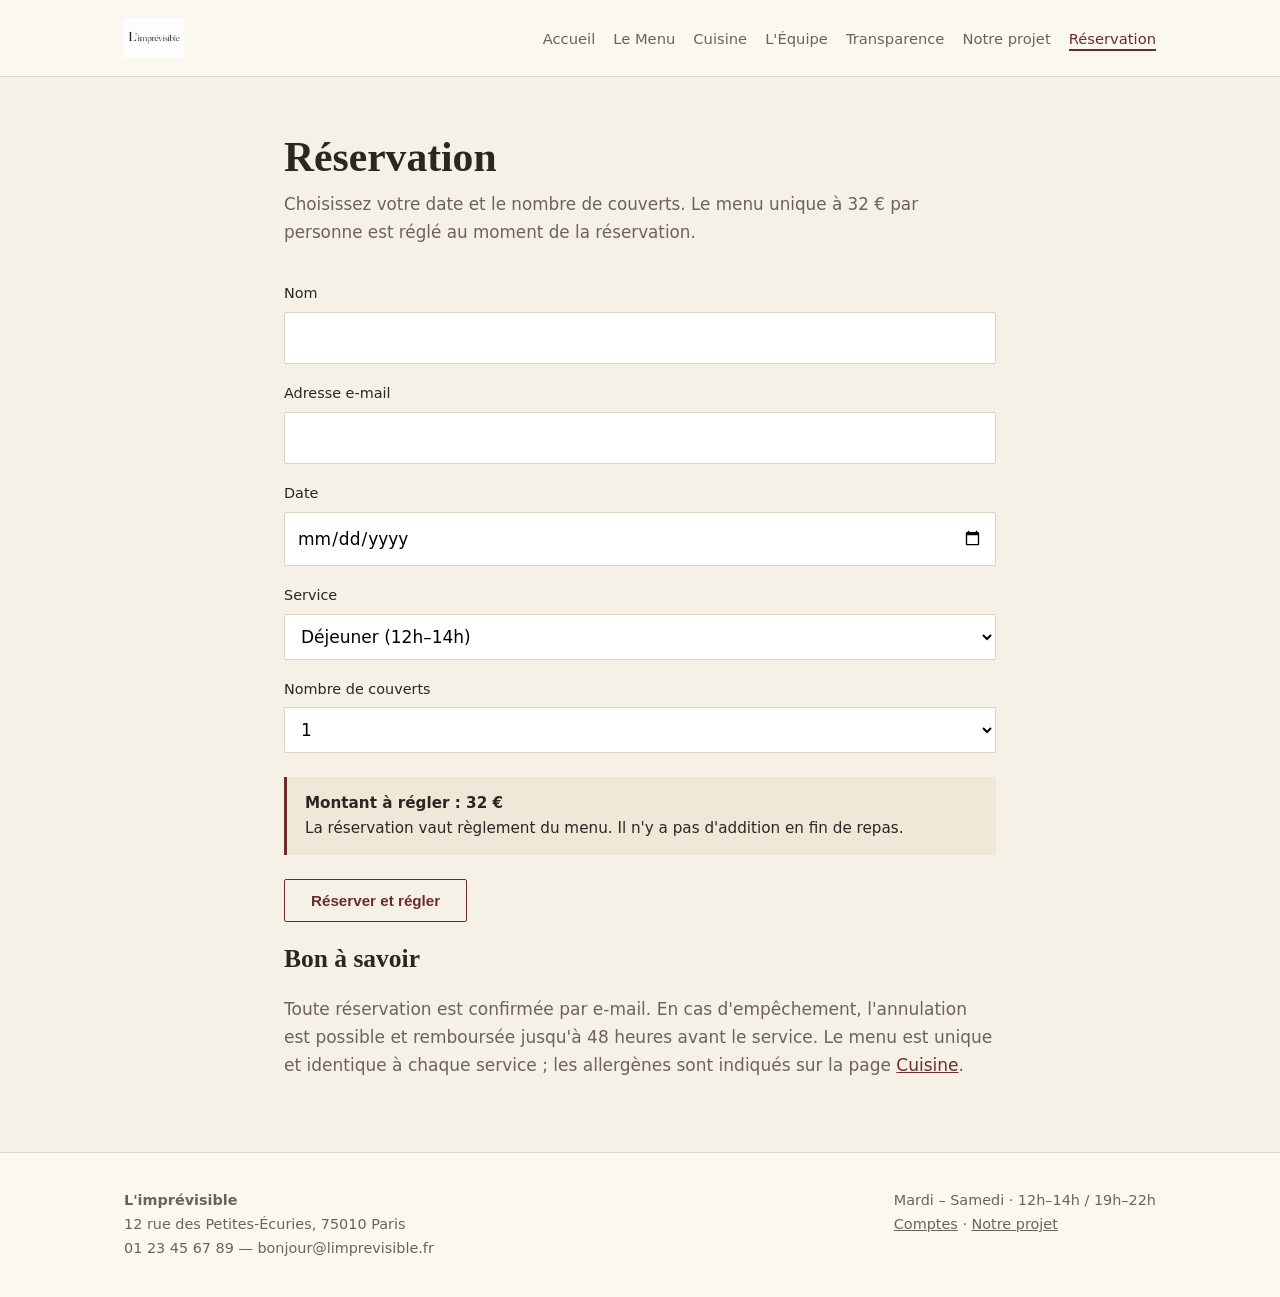
<file: reservation.html>
<!DOCTYPE html>
<html lang="fr">
<head>
  <meta charset="UTF-8" />
  <meta name="viewport" content="width=device-width, initial-scale=1.0" />
  <title>Réservation — L'imprévisible</title>
  <meta name="description" content="Réservez votre table à L'imprévisible. Le menu unique est réglé à la réservation." />
  <link rel="icon" type="image/png" href="assets/favicon.png" />
  <link rel="stylesheet" href="styles.css" />
</head>
<body>
  <header class="site-header">
    <div class="site-header__inner">
      <a class="brand" href="index.html">
        <img src="assets/logo.png" alt="L'imprévisible" class="brand__logo" />
      </a>
      <nav>
        <ul class="nav">
          <li><a href="index.html">Accueil</a></li>
          <li><a href="menu.html">Le Menu</a></li>
          <li><a href="cuisine.html">Cuisine</a></li>
          <li><a href="equipe.html">L'Équipe</a></li>
          <li><a href="transparence.html">Transparence</a></li>
          <li><a href="projet.html">Notre projet</a></li>
          <li><a href="reservation.html" aria-current="page">Réservation</a></li>
        </ul>
      </nav>
    </div>
  </header>

  <main class="wrap wrap--narrow">
    <h1 class="page-title">Réservation</h1>
    <p class="page-subtitle">
      Choisissez votre date et le nombre de couverts. Le menu unique à 32 € par personne
      est réglé au moment de la réservation.
    </p>

    <form id="reservation-form" novalidate>
      <div class="field">
        <label for="nom">Nom</label>
        <input type="text" id="nom" name="nom" required autocomplete="name" />
      </div>

      <div class="field">
        <label for="email">Adresse e-mail</label>
        <input type="email" id="email" name="email" required autocomplete="email" />
      </div>

      <div class="field">
        <label for="date">Date</label>
        <input type="date" id="date" name="date" required />
      </div>

      <div class="field">
        <label for="service">Service</label>
        <select id="service" name="service">
          <option value="midi">Déjeuner (12h–14h)</option>
          <option value="soir">Dîner (19h–22h)</option>
        </select>
      </div>

      <div class="field">
        <label for="couverts">Nombre de couverts</label>
        <select id="couverts" name="couverts">
          <option>1</option><option>2</option><option>3</option>
          <option>4</option><option>5</option><option>6</option>
        </select>
      </div>

      <div class="form-note">
        <strong>Montant à régler : <span id="total">32 €</span></strong><br />
        La réservation vaut règlement du menu. Il n'y a pas d'addition en fin de repas.
      </div>

      <button type="submit" class="btn btn--ghost">Réserver et régler</button>
    </form>

    <p id="confirmation" class="muted" style="margin-top:24px;" hidden></p>

    <section class="section">
      <h2>Bon à savoir</h2>
      <p class="muted">
        Toute réservation est confirmée par e-mail. En cas d'empêchement, l'annulation
        est possible et remboursée jusqu'à 48 heures avant le service. Le menu est
        unique et identique à chaque service ; les allergènes sont indiqués sur la page
        <a href="cuisine.html">Cuisine</a>.
      </p>
    </section>
  </main>

  <footer class="site-footer">
    <div class="site-footer__inner">
      <div>
        <strong>L'imprévisible</strong><br />
        12 rue des Petites-Écuries, 75010 Paris<br />
        01 23 45 67 89 — bonjour@limprevisible.fr
      </div>
      <div>
        Mardi – Samedi · 12h–14h / 19h–22h<br />
        <a href="transparence.html">Comptes</a> · <a href="projet.html">Notre projet</a>
      </div>
    </div>
  </footer>

  <script>
    (function () {
      var PRIX = 32;
      var couverts = document.getElementById("couverts");
      var total = document.getElementById("total");
      var form = document.getElementById("reservation-form");
      var confirmation = document.getElementById("confirmation");

      function majTotal() {
        var n = parseInt(couverts.value, 10) || 1;
        total.textContent = n * PRIX + " €";
      }
      couverts.addEventListener("change", majTotal);
      majTotal();

      form.addEventListener("submit", function (e) {
        e.preventDefault();
        if (!form.checkValidity()) {
          form.reportValidity();
          return;
        }
        var n = parseInt(couverts.value, 10) || 1;
        confirmation.hidden = false;
        confirmation.textContent =
          "Merci, votre réservation pour " + n +
          " couvert(s) est enregistrée. Un e-mail de confirmation vous a été envoyé.";
        form.reset();
        majTotal();
      });
    })();
  </script>
</body>
</html>
</file>
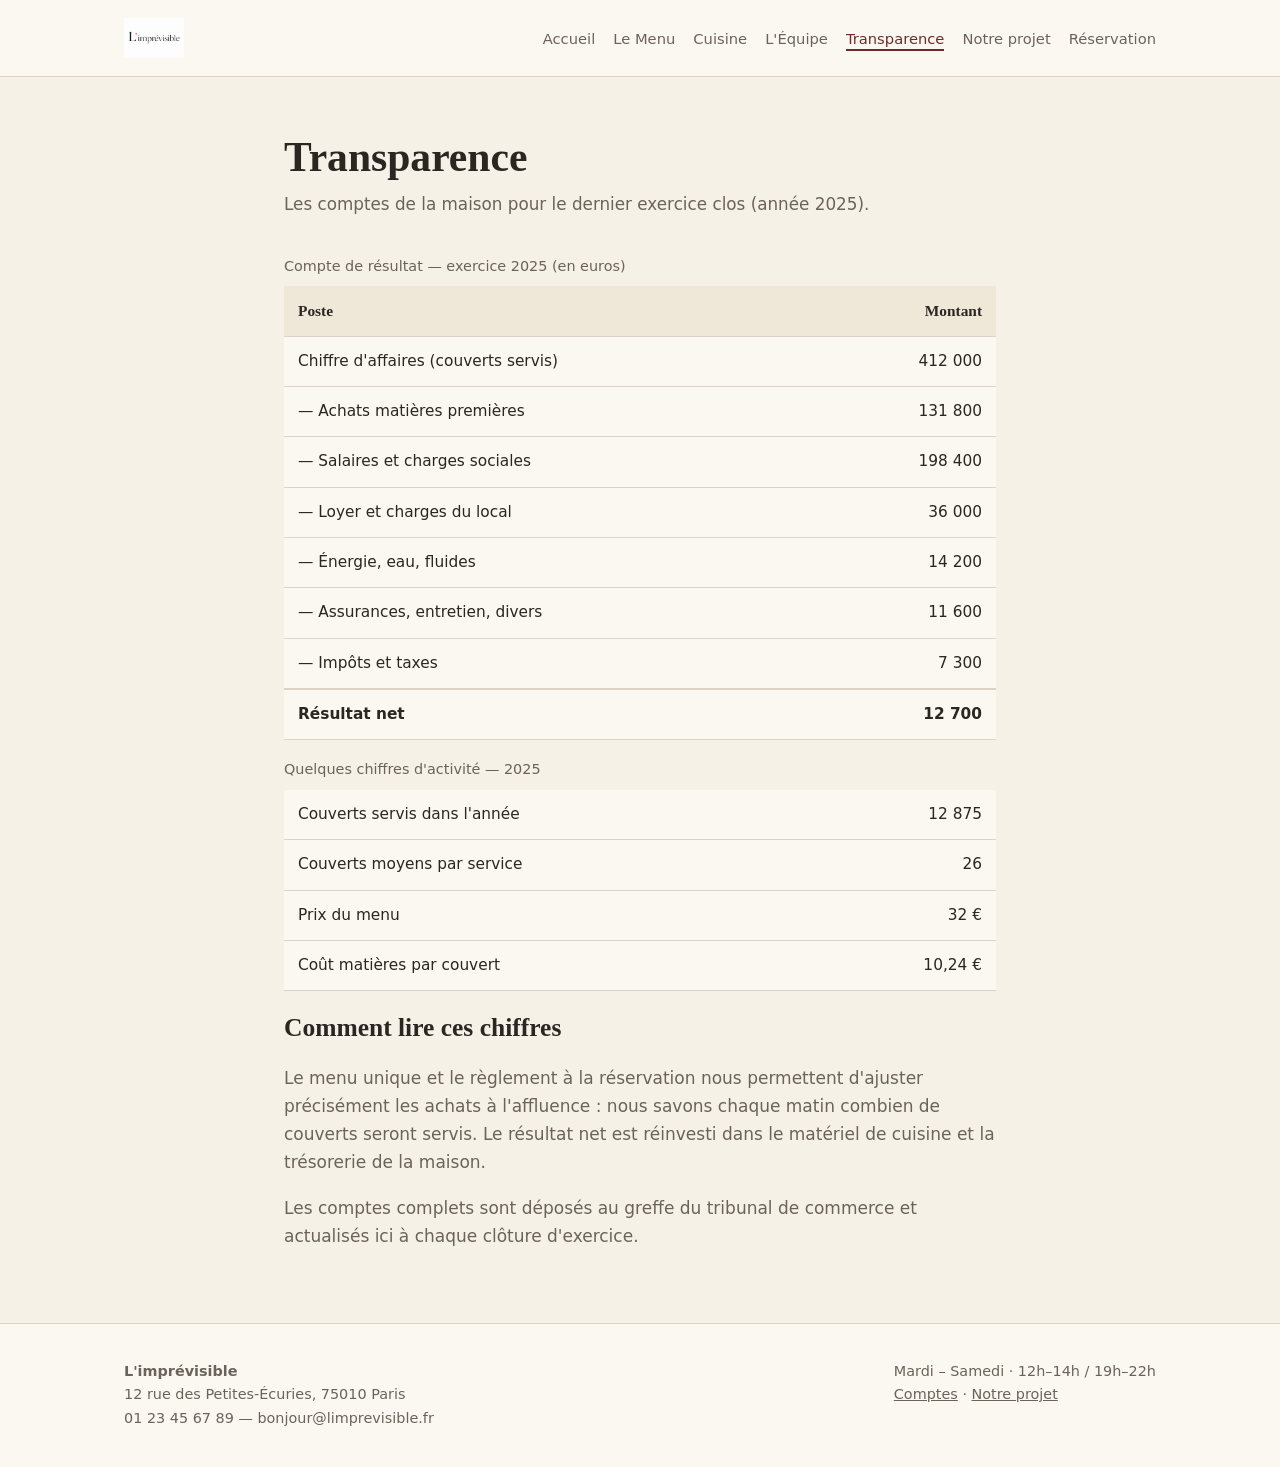
<file: transparence.html>
<!DOCTYPE html>
<html lang="fr">
<head>
  <meta charset="UTF-8" />
  <meta name="viewport" content="width=device-width, initial-scale=1.0" />
  <title>Transparence — L'imprévisible</title>
  <meta name="description" content="Comptes et bilan de L'imprévisible : chiffre d'affaires, charges et résultat de l'exercice." />
  <link rel="icon" type="image/png" href="assets/favicon.png" />
  <link rel="stylesheet" href="styles.css" />
</head>
<body>
  <header class="site-header">
    <div class="site-header__inner">
      <a class="brand" href="index.html">
        <img src="assets/logo.png" alt="L'imprévisible" class="brand__logo" />
      </a>
      <nav>
        <ul class="nav">
          <li><a href="index.html">Accueil</a></li>
          <li><a href="menu.html">Le Menu</a></li>
          <li><a href="cuisine.html">Cuisine</a></li>
          <li><a href="equipe.html">L'Équipe</a></li>
          <li><a href="transparence.html" aria-current="page">Transparence</a></li>
          <li><a href="projet.html">Notre projet</a></li>
          <li><a href="reservation.html">Réservation</a></li>
        </ul>
      </nav>
    </div>
  </header>

  <main class="wrap wrap--narrow">
    <h1 class="page-title">Transparence</h1>
    <p class="page-subtitle">
      Les comptes de la maison pour le dernier exercice clos (année 2025).
    </p>

    <table class="table">
      <caption>Compte de résultat — exercice 2025 (en euros)</caption>
      <thead>
        <tr><th>Poste</th><th class="num">Montant</th></tr>
      </thead>
      <tbody>
        <tr><td>Chiffre d'affaires (couverts servis)</td><td class="num">412 000</td></tr>
        <tr><td>— Achats matières premières</td><td class="num">131 800</td></tr>
        <tr><td>— Salaires et charges sociales</td><td class="num">198 400</td></tr>
        <tr><td>— Loyer et charges du local</td><td class="num">36 000</td></tr>
        <tr><td>— Énergie, eau, fluides</td><td class="num">14 200</td></tr>
        <tr><td>— Assurances, entretien, divers</td><td class="num">11 600</td></tr>
        <tr><td>— Impôts et taxes</td><td class="num">7 300</td></tr>
      </tbody>
      <tfoot>
        <tr><td>Résultat net</td><td class="num">12 700</td></tr>
      </tfoot>
    </table>

    <table class="table">
      <caption>Quelques chiffres d'activité — 2025</caption>
      <tbody>
        <tr><td>Couverts servis dans l'année</td><td class="num">12 875</td></tr>
        <tr><td>Couverts moyens par service</td><td class="num">26</td></tr>
        <tr><td>Prix du menu</td><td class="num">32 €</td></tr>
        <tr><td>Coût matières par couvert</td><td class="num">10,24 €</td></tr>
      </tbody>
    </table>

    <section class="section">
      <h2>Comment lire ces chiffres</h2>
      <p class="muted">
        Le menu unique et le règlement à la réservation nous permettent d'ajuster
        précisément les achats à l'affluence : nous savons chaque matin combien de
        couverts seront servis. Le résultat net est réinvesti dans le matériel de
        cuisine et la trésorerie de la maison.
      </p>
      <p class="muted">
        Les comptes complets sont déposés au greffe du tribunal de commerce et
        actualisés ici à chaque clôture d'exercice.
      </p>
    </section>
  </main>

  <footer class="site-footer">
    <div class="site-footer__inner">
      <div>
        <strong>L'imprévisible</strong><br />
        12 rue des Petites-Écuries, 75010 Paris<br />
        01 23 45 67 89 — bonjour@limprevisible.fr
      </div>
      <div>
        Mardi – Samedi · 12h–14h / 19h–22h<br />
        <a href="transparence.html">Comptes</a> · <a href="projet.html">Notre projet</a>
      </div>
    </div>
  </footer>
</body>
</html>
</file>
<file: styles.css>
:root {
  --cream: #f6f1e7;
  --paper: #fbf8f1;
  --ink: #2a2622;
  --muted: #6b635a;
  --line: #ddd3c4;
  --bordeaux: #6e2b2b;
  --bordeaux-dark: #531f1f;
  --olive: #5b5e44;
}

* {
  box-sizing: border-box;
}

html {
  scroll-behavior: smooth;
}

body {
  margin: 0;
  font-family: "Inter", "Segoe UI", system-ui, sans-serif;
  color: var(--ink);
  background: var(--cream);
  line-height: 1.65;
  font-size: 17px;
}

h1, h2, h3 {
  font-family: Georgia, "Times New Roman", serif;
  font-weight: 600;
  line-height: 1.2;
  color: var(--ink);
}

a {
  color: var(--bordeaux);
}

img {
  max-width: 100%;
  display: block;
}

/* ---------- Header ---------- */
.site-header {
  border-bottom: 1px solid var(--line);
  background: var(--paper);
}

.site-header__inner {
  max-width: 1080px;
  margin: 0 auto;
  padding: 18px 24px;
  display: flex;
  flex-wrap: wrap;
  align-items: center;
  justify-content: space-between;
  gap: 12px;
}

.brand {
  text-decoration: none;
  color: var(--ink);
  display: inline-flex;
  align-items: center;
}

.brand__logo {
  height: 40px;
  width: auto;
  display: block;
}

.brand__name {
  font-family: Georgia, serif;
  font-size: 1.5rem;
  letter-spacing: 0.5px;
}

.brand__tag {
  display: block;
  font-size: 0.72rem;
  letter-spacing: 0.22em;
  text-transform: uppercase;
  color: var(--muted);
}

.nav {
  display: flex;
  flex-wrap: wrap;
  gap: 4px 18px;
  list-style: none;
  margin: 0;
  padding: 0;
}

.nav a {
  text-decoration: none;
  color: var(--muted);
  font-size: 0.92rem;
  padding-bottom: 2px;
  border-bottom: 2px solid transparent;
}

.nav a:hover,
.nav a[aria-current="page"] {
  color: var(--bordeaux);
  border-bottom-color: var(--bordeaux);
}

/* ---------- Hero ---------- */
.hero {
  background: var(--bordeaux) url('assets/hero-bistrot.png') center/cover no-repeat;
  color: #f3e9df;
  position: relative;
}

.hero::before {
  content: '';
  position: absolute;
  top: 0; left: 0; right: 0; bottom: 0;
  background: rgba(0, 0, 0, 0.6);
}

.hero__inner {
  position: relative;
  z-index: 1;
  max-width: 1080px;
  margin: 0 auto;
  padding: 72px 24px;
}

.hero h1 {
  color: #fff;
  font-size: clamp(2.2rem, 5vw, 3.4rem);
  margin: 0 0 14px;
}

.hero p {
  max-width: 620px;
  font-size: 1.1rem;
  margin: 0 0 28px;
  color: #ecdcd0;
}

/* ---------- Layout ---------- */
.wrap {
  max-width: 1080px;
  margin: 0 auto;
  padding: 56px 24px;
}

.wrap--narrow {
  max-width: 760px;
}

.section + .section {
  border-top: 1px solid var(--line);
}

.lead {
  font-size: 1.15rem;
  color: var(--muted);
}

.page-title {
  font-size: clamp(1.9rem, 4vw, 2.6rem);
  margin: 0 0 8px;
}

.page-subtitle {
  color: var(--muted);
  margin: 0 0 36px;
  font-size: 1.05rem;
}

/* ---------- Buttons ---------- */
.btn {
  display: inline-block;
  background: #f3e9df;
  color: var(--bordeaux-dark);
  text-decoration: none;
  padding: 12px 26px;
  border-radius: 2px;
  font-weight: 600;
  font-size: 0.95rem;
  border: 1px solid transparent;
  cursor: pointer;
}

.btn:hover {
  background: #fff;
}

.btn--ghost {
  background: transparent;
  color: var(--bordeaux);
  border-color: var(--bordeaux);
}

.btn--ghost:hover {
  background: var(--bordeaux);
  color: #fff;
}

/* ---------- Cards / grids ---------- */
.grid {
  display: grid;
  gap: 24px;
}

.grid--3 {
  grid-template-columns: repeat(auto-fit, minmax(240px, 1fr));
}

.grid--2 {
  grid-template-columns: repeat(auto-fit, minmax(280px, 1fr));
}

.card {
  background: var(--paper);
  border: 1px solid var(--line);
  border-radius: 3px;
  padding: 26px;
}

.card h3 {
  margin-top: 0;
}

/* ---------- Menu ---------- */
.menu-course {
  margin-bottom: 40px;
}

.menu-course__label {
  text-transform: uppercase;
  letter-spacing: 0.2em;
  font-size: 0.78rem;
  color: var(--bordeaux);
  margin-bottom: 6px;
}

.menu-course__name {
  font-size: 1.5rem;
  margin: 0 0 6px;
}

.menu-course__desc {
  color: var(--muted);
  margin: 0;
}

.course-img {
  width: 100%;
  height: 320px;
  object-fit: cover;
  border-radius: 3px;
  margin: 12px 0 16px;
}

.recipe-img {
  width: 100%;
  height: 280px;
  object-fit: cover;
  border-radius: 3px;
  margin-bottom: 24px;
}

.price-tag {
  font-family: Georgia, serif;
  font-size: 2rem;
  color: var(--bordeaux);
}

/* ---------- Composition (menu) ---------- */
.composition {
  background: var(--paper);
  border: 1px solid var(--line);
  border-radius: 3px;
  padding: 16px 18px;
  margin-top: 14px;
  font-size: 0.92rem;
}

.composition__title {
  font-family: Georgia, serif;
  font-size: 0.78rem;
  letter-spacing: 0.14em;
  text-transform: uppercase;
  color: var(--bordeaux);
  margin: 0 0 10px;
}

.composition__list {
  margin: 0 0 10px;
  padding-left: 20px;
  color: var(--muted);
}

.composition__meta {
  margin: 4px 0 0;
  color: var(--muted);
}

.composition__meta strong {
  color: var(--ink);
}

/* ---------- Tables ---------- */
.table {
  width: 100%;
  border-collapse: collapse;
  margin: 18px 0;
  background: var(--paper);
}

.table caption {
  text-align: left;
  color: var(--muted);
  font-size: 0.9rem;
  margin-bottom: 8px;
}

.table th,
.table td {
  text-align: left;
  padding: 12px 14px;
  border-bottom: 1px solid var(--line);
  font-size: 0.96rem;
}

.table th {
  background: #efe7d8;
  font-family: Georgia, serif;
  font-weight: 600;
}

.table td.num,
.table th.num {
  text-align: right;
  font-variant-numeric: tabular-nums;
}

.table tfoot td {
  font-weight: 700;
  border-top: 2px solid var(--line);
}

/* ---------- Staff ---------- */
.staff {
  display: grid;
  gap: 28px;
}

.staff__portrait {
  width: 100%;
  height: 280px;
  object-fit: cover;
  object-position: top;
  border-radius: 3px;
  margin-bottom: 14px;
}

.staff__role {
  color: var(--bordeaux);
  font-size: 0.85rem;
  letter-spacing: 0.12em;
  text-transform: uppercase;
  margin: 0 0 2px;
}

.staff h3 {
  margin: 0 0 4px;
}

.staff__meta {
  color: var(--muted);
  font-size: 0.92rem;
  margin: 0 0 10px;
}

.staff ul {
  margin: 0;
  padding-left: 20px;
  color: var(--muted);
}

.salary {
  font-weight: 600;
  color: var(--ink);
}

/* ---------- Recipe ---------- */
.recipe h3 {
  border-bottom: 1px solid var(--line);
  padding-bottom: 8px;
}

.recipe__cols {
  display: grid;
  grid-template-columns: 1fr 1.4fr;
  gap: 32px;
}

.recipe__cols ol,
.recipe__cols ul {
  padding-left: 20px;
}

/* ---------- Forms ---------- */
.field {
  margin-bottom: 18px;
}

.field label {
  display: block;
  font-size: 0.9rem;
  margin-bottom: 6px;
  color: var(--ink);
}

.field input,
.field select,
.field textarea {
  width: 100%;
  padding: 11px 12px;
  border: 1px solid var(--line);
  border-radius: 2px;
  font: inherit;
  background: #fff;
}

.form-note {
  background: #efe7d8;
  border-left: 3px solid var(--bordeaux);
  padding: 14px 18px;
  font-size: 0.95rem;
  margin: 24px 0;
}

/* ---------- Footer ---------- */
.site-footer {
  border-top: 1px solid var(--line);
  background: var(--paper);
  color: var(--muted);
  font-size: 0.9rem;
}

.site-footer__inner {
  max-width: 1080px;
  margin: 0 auto;
  padding: 36px 24px;
  display: flex;
  flex-wrap: wrap;
  justify-content: space-between;
  gap: 16px;
}

.site-footer a {
  color: var(--muted);
}

/* ---------- Utilities ---------- */
.muted { color: var(--muted); }
.mt-0 { margin-top: 0; }
.center { text-align: center; }

@media (max-width: 640px) {
  .recipe__cols {
    grid-template-columns: 1fr;
    gap: 16px;
  }
  .hero__inner {
    padding: 52px 20px;
  }
}
</file>
